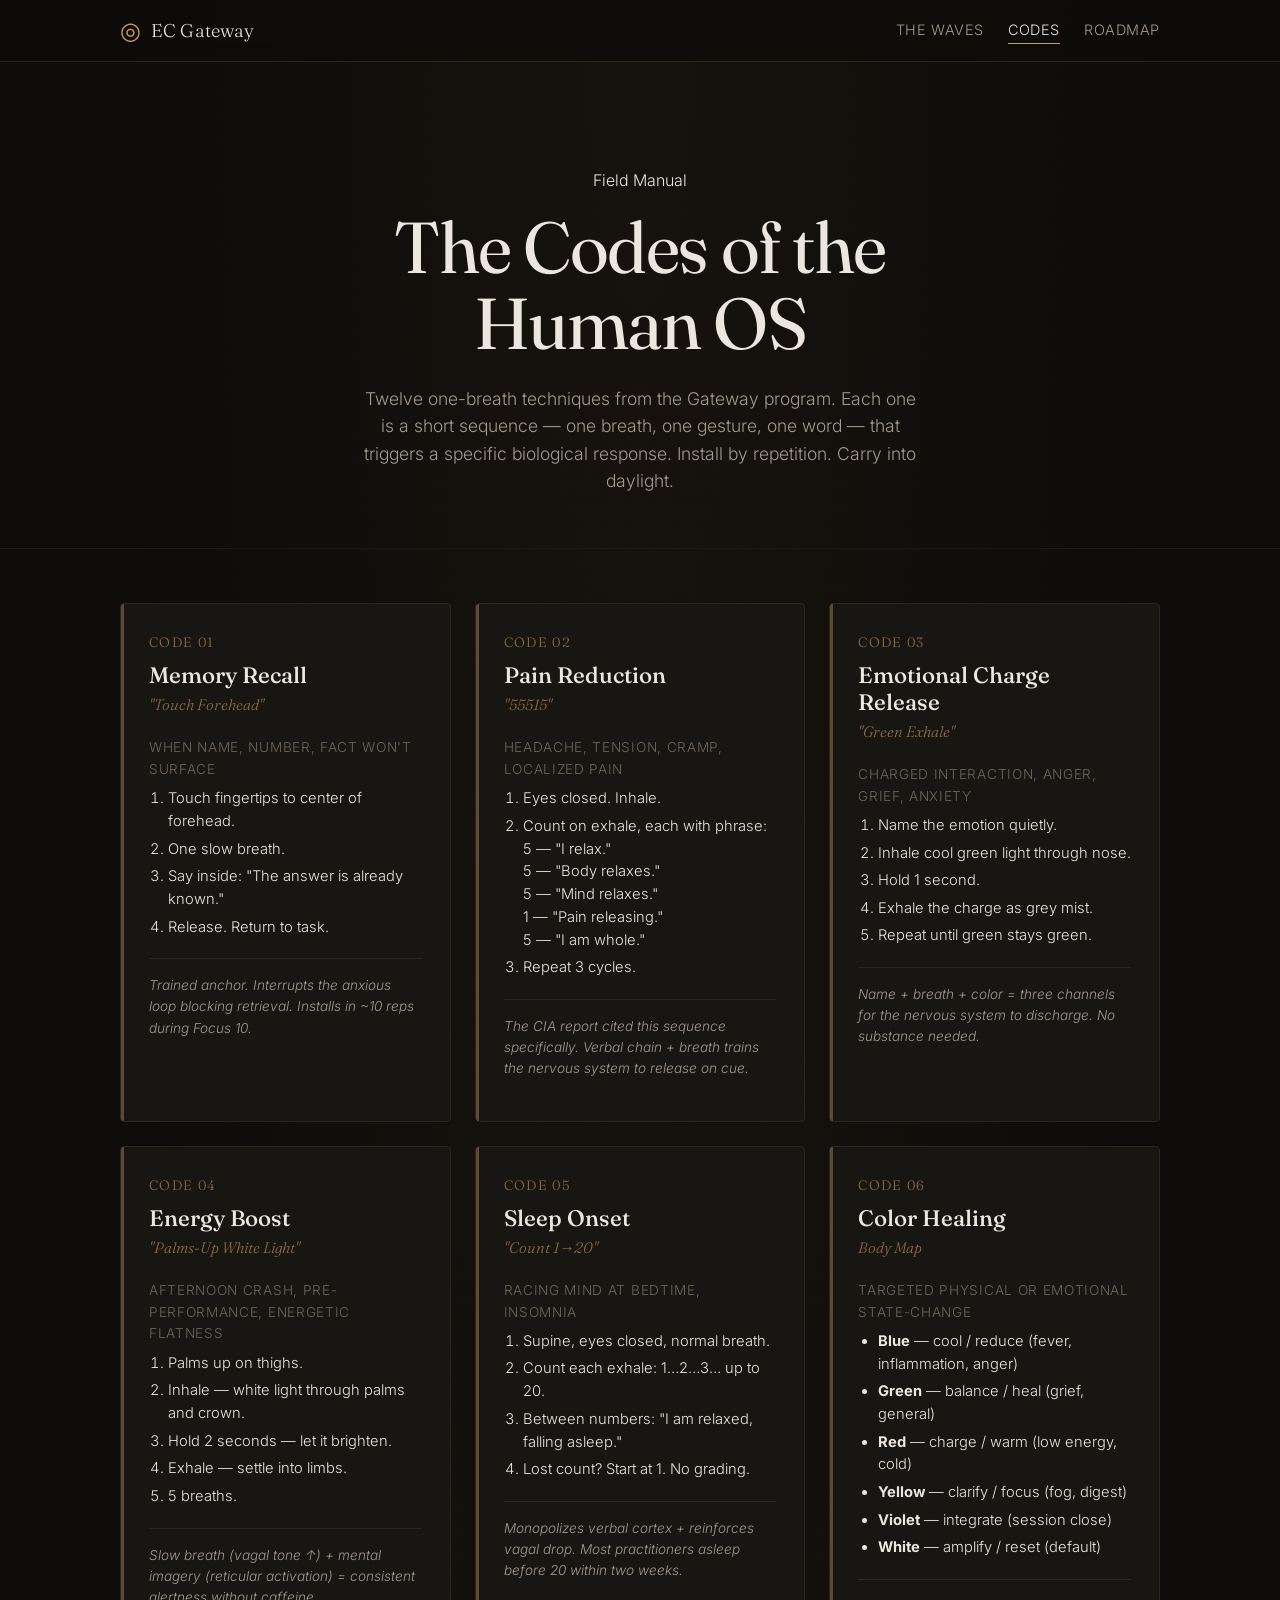
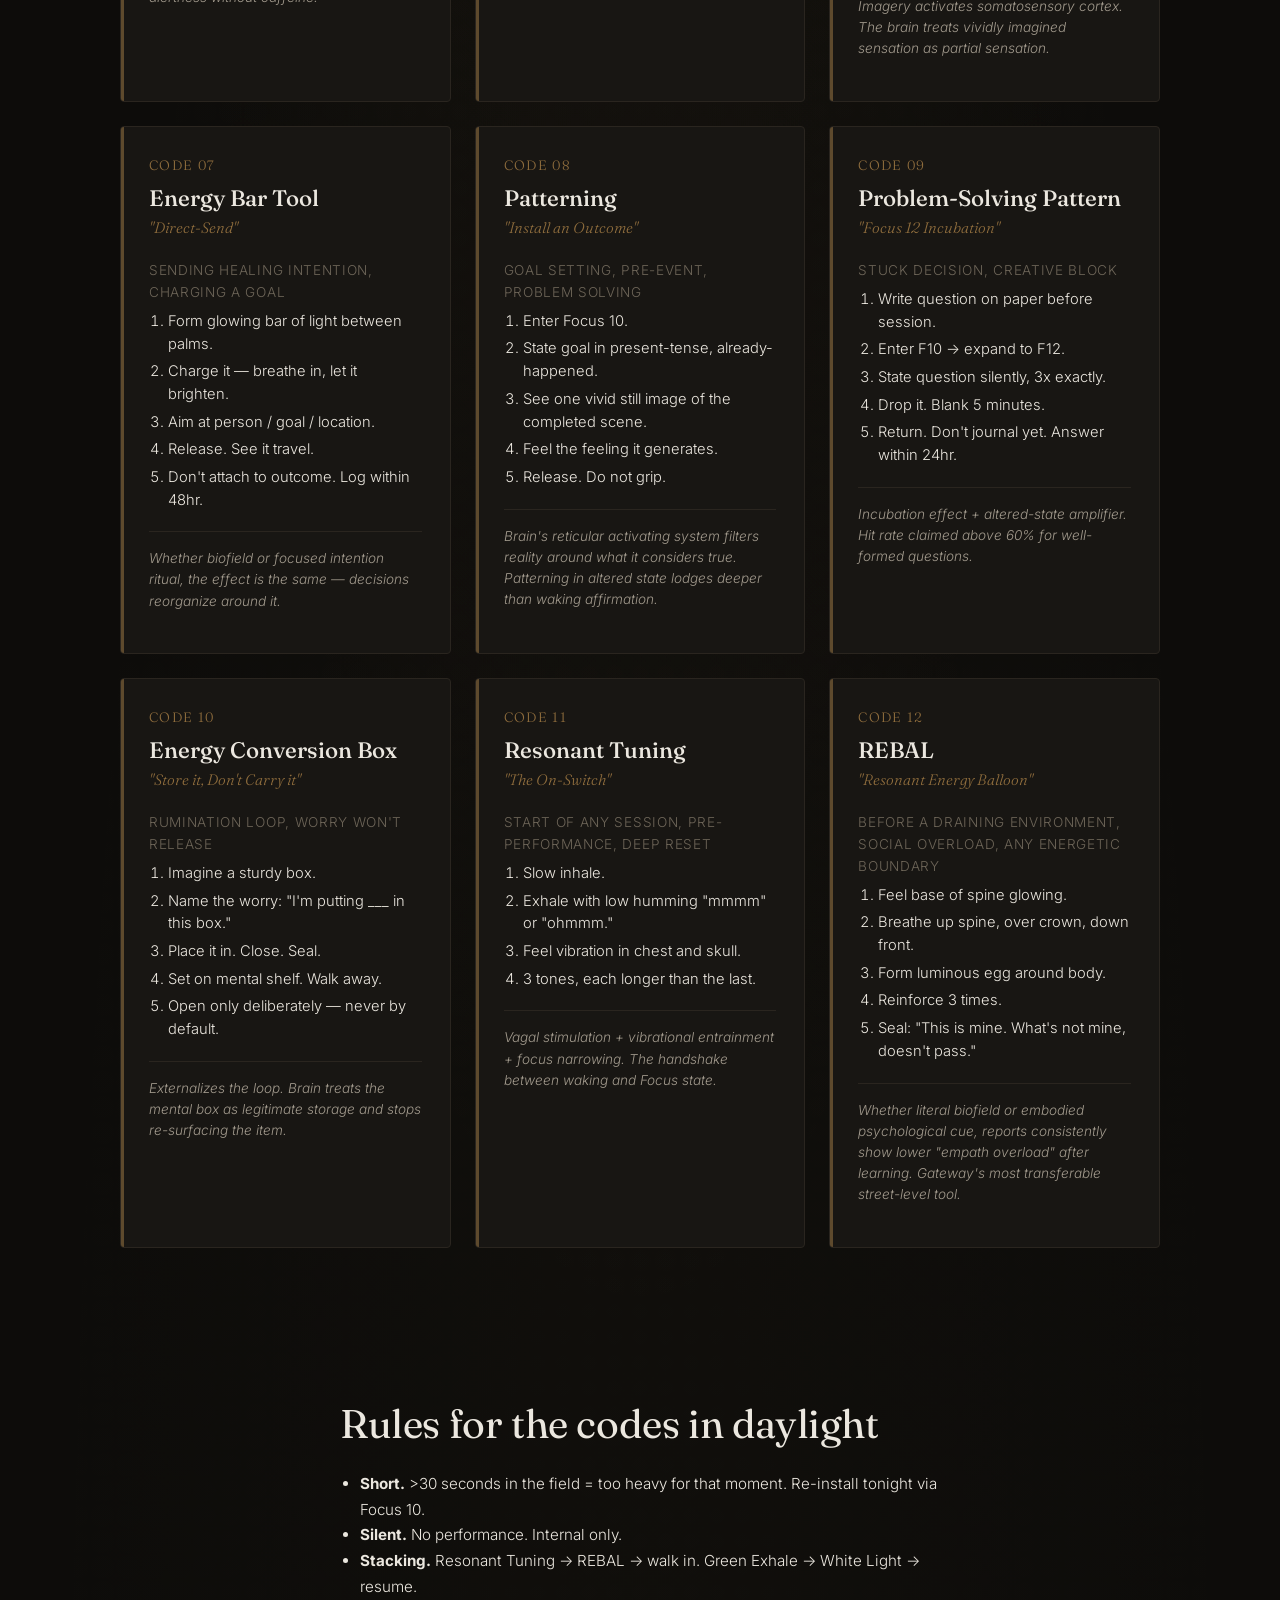
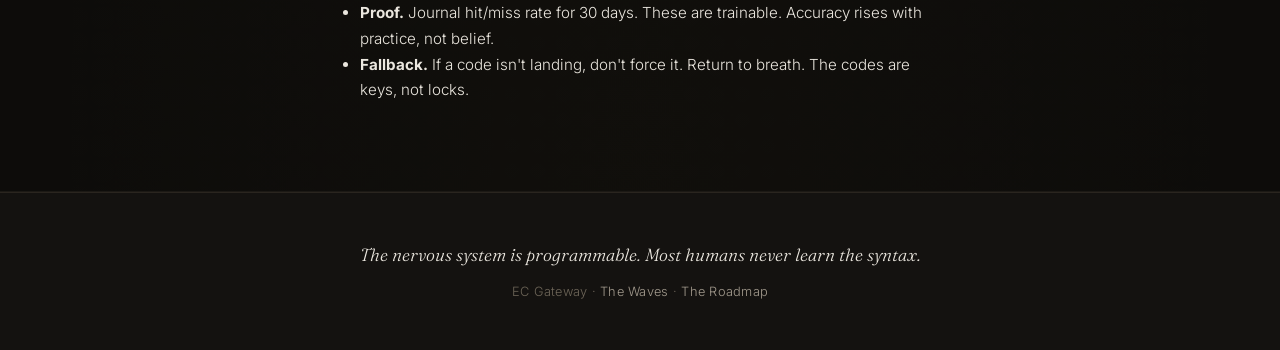
<file: codes.html>
<!DOCTYPE html>
<html lang="en">
<head>
  <meta charset="UTF-8" />
  <meta name="viewport" content="width=device-width, initial-scale=1.0" />
  <meta name="theme-color" content="#0d0c0a" />
  <title>The Codes — EC Gateway</title>
  <meta name="description" content="One-breath techniques from the Gateway Experience. Memory recall, pain reduction, emotional release, REBAL — the daylight tools of the human OS." />
  <link rel="preconnect" href="https://fonts.googleapis.com" />
  <link rel="preconnect" href="https://fonts.gstatic.com" crossorigin />
  <link href="https://fonts.googleapis.com/css2?family=Fraunces:opsz,wght@9..144,400;9..144,500;9..144,600&family=Inter:wght@300;400;500;600&display=swap" rel="stylesheet" />
  <link rel="stylesheet" href="styles.css" />
</head>
<body>
  <header class="site-header">
    <div class="wrap">
      <div class="brand">
        <span class="glyph">◎</span>
        <span class="brand-text">EC Gateway</span>
      </div>
      <nav class="nav">
        <a href="index.html">The Waves</a>
        <a href="codes.html" class="active">Codes</a>
        <a href="roadmap.html">Roadmap</a>
      </nav>
    </div>
  </header>

  <section class="codes-hero">
    <div class="wrap narrow">
      <p class="eyebrow">Field Manual</p>
      <h1>The Codes of the Human OS</h1>
      <p class="lede">Twelve one-breath techniques from the Gateway program. Each one is a short sequence — one breath, one gesture, one word — that triggers a specific biological response. Install by repetition. Carry into daylight.</p>
    </div>
  </section>

  <main>
    <div class="wrap">
      <div class="codes-grid">

        <article class="code-card">
          <p class="code-num">Code 01</p>
          <h3>Memory Recall</h3>
          <p class="code-tagline">"Touch Forehead"</p>
          <p class="use">When name, number, fact won't surface</p>
          <ol>
            <li>Touch fingertips to center of forehead.</li>
            <li>One slow breath.</li>
            <li>Say inside: "The answer is already known."</li>
            <li>Release. Return to task.</li>
          </ol>
          <p class="why">Trained anchor. Interrupts the anxious loop blocking retrieval. Installs in ~10 reps during Focus 10.</p>
        </article>

        <article class="code-card">
          <p class="code-num">Code 02</p>
          <h3>Pain Reduction</h3>
          <p class="code-tagline">"55515"</p>
          <p class="use">Headache, tension, cramp, localized pain</p>
          <ol>
            <li>Eyes closed. Inhale.</li>
            <li>Count on exhale, each with phrase:<br>
              5 — "I relax."<br>
              5 — "Body relaxes."<br>
              5 — "Mind relaxes."<br>
              1 — "Pain releasing."<br>
              5 — "I am whole."
            </li>
            <li>Repeat 3 cycles.</li>
          </ol>
          <p class="why">The CIA report cited this sequence specifically. Verbal chain + breath trains the nervous system to release on cue.</p>
        </article>

        <article class="code-card">
          <p class="code-num">Code 03</p>
          <h3>Emotional Charge Release</h3>
          <p class="code-tagline">"Green Exhale"</p>
          <p class="use">Charged interaction, anger, grief, anxiety</p>
          <ol>
            <li>Name the emotion quietly.</li>
            <li>Inhale cool green light through nose.</li>
            <li>Hold 1 second.</li>
            <li>Exhale the charge as grey mist.</li>
            <li>Repeat until green stays green.</li>
          </ol>
          <p class="why">Name + breath + color = three channels for the nervous system to discharge. No substance needed.</p>
        </article>

        <article class="code-card">
          <p class="code-num">Code 04</p>
          <h3>Energy Boost</h3>
          <p class="code-tagline">"Palms-Up White Light"</p>
          <p class="use">Afternoon crash, pre-performance, energetic flatness</p>
          <ol>
            <li>Palms up on thighs.</li>
            <li>Inhale — white light through palms and crown.</li>
            <li>Hold 2 seconds — let it brighten.</li>
            <li>Exhale — settle into limbs.</li>
            <li>5 breaths.</li>
          </ol>
          <p class="why">Slow breath (vagal tone ↑) + mental imagery (reticular activation) = consistent alertness without caffeine.</p>
        </article>

        <article class="code-card">
          <p class="code-num">Code 05</p>
          <h3>Sleep Onset</h3>
          <p class="code-tagline">"Count 1→20"</p>
          <p class="use">Racing mind at bedtime, insomnia</p>
          <ol>
            <li>Supine, eyes closed, normal breath.</li>
            <li>Count each exhale: 1…2…3… up to 20.</li>
            <li>Between numbers: "I am relaxed, falling asleep."</li>
            <li>Lost count? Start at 1. No grading.</li>
          </ol>
          <p class="why">Monopolizes verbal cortex + reinforces vagal drop. Most practitioners asleep before 20 within two weeks.</p>
        </article>

        <article class="code-card">
          <p class="code-num">Code 06</p>
          <h3>Color Healing</h3>
          <p class="code-tagline">Body Map</p>
          <p class="use">Targeted physical or emotional state-change</p>
          <ul>
            <li><strong>Blue</strong> — cool / reduce (fever, inflammation, anger)</li>
            <li><strong>Green</strong> — balance / heal (grief, general)</li>
            <li><strong>Red</strong> — charge / warm (low energy, cold)</li>
            <li><strong>Yellow</strong> — clarify / focus (fog, digest)</li>
            <li><strong>Violet</strong> — integrate (session close)</li>
            <li><strong>White</strong> — amplify / reset (default)</li>
          </ul>
          <p class="why">Imagery activates somatosensory cortex. The brain treats vividly imagined sensation as partial sensation.</p>
        </article>

        <article class="code-card">
          <p class="code-num">Code 07</p>
          <h3>Energy Bar Tool</h3>
          <p class="code-tagline">"Direct-Send"</p>
          <p class="use">Sending healing intention, charging a goal</p>
          <ol>
            <li>Form glowing bar of light between palms.</li>
            <li>Charge it — breathe in, let it brighten.</li>
            <li>Aim at person / goal / location.</li>
            <li>Release. See it travel.</li>
            <li>Don't attach to outcome. Log within 48hr.</li>
          </ol>
          <p class="why">Whether biofield or focused intention ritual, the effect is the same — decisions reorganize around it.</p>
        </article>

        <article class="code-card">
          <p class="code-num">Code 08</p>
          <h3>Patterning</h3>
          <p class="code-tagline">"Install an Outcome"</p>
          <p class="use">Goal setting, pre-event, problem solving</p>
          <ol>
            <li>Enter Focus 10.</li>
            <li>State goal in present-tense, already-happened.</li>
            <li>See one vivid still image of the completed scene.</li>
            <li>Feel the feeling it generates.</li>
            <li>Release. Do not grip.</li>
          </ol>
          <p class="why">Brain's reticular activating system filters reality around what it considers true. Patterning in altered state lodges deeper than waking affirmation.</p>
        </article>

        <article class="code-card">
          <p class="code-num">Code 09</p>
          <h3>Problem-Solving Pattern</h3>
          <p class="code-tagline">"Focus 12 Incubation"</p>
          <p class="use">Stuck decision, creative block</p>
          <ol>
            <li>Write question on paper before session.</li>
            <li>Enter F10 → expand to F12.</li>
            <li>State question silently, 3x exactly.</li>
            <li>Drop it. Blank 5 minutes.</li>
            <li>Return. Don't journal yet. Answer within 24hr.</li>
          </ol>
          <p class="why">Incubation effect + altered-state amplifier. Hit rate claimed above 60% for well-formed questions.</p>
        </article>

        <article class="code-card">
          <p class="code-num">Code 10</p>
          <h3>Energy Conversion Box</h3>
          <p class="code-tagline">"Store it, Don't Carry it"</p>
          <p class="use">Rumination loop, worry won't release</p>
          <ol>
            <li>Imagine a sturdy box.</li>
            <li>Name the worry: "I'm putting ___ in this box."</li>
            <li>Place it in. Close. Seal.</li>
            <li>Set on mental shelf. Walk away.</li>
            <li>Open only deliberately — never by default.</li>
          </ol>
          <p class="why">Externalizes the loop. Brain treats the mental box as legitimate storage and stops re-surfacing the item.</p>
        </article>

        <article class="code-card">
          <p class="code-num">Code 11</p>
          <h3>Resonant Tuning</h3>
          <p class="code-tagline">"The On-Switch"</p>
          <p class="use">Start of any session, pre-performance, deep reset</p>
          <ol>
            <li>Slow inhale.</li>
            <li>Exhale with low humming "mmmm" or "ohmmm."</li>
            <li>Feel vibration in chest and skull.</li>
            <li>3 tones, each longer than the last.</li>
          </ol>
          <p class="why">Vagal stimulation + vibrational entrainment + focus narrowing. The handshake between waking and Focus state.</p>
        </article>

        <article class="code-card">
          <p class="code-num">Code 12</p>
          <h3>REBAL</h3>
          <p class="code-tagline">"Resonant Energy Balloon"</p>
          <p class="use">Before a draining environment, social overload, any energetic boundary</p>
          <ol>
            <li>Feel base of spine glowing.</li>
            <li>Breathe up spine, over crown, down front.</li>
            <li>Form luminous egg around body.</li>
            <li>Reinforce 3 times.</li>
            <li>Seal: "This is mine. What's not mine, doesn't pass."</li>
          </ol>
          <p class="why">Whether literal biofield or embodied psychological cue, reports consistently show lower "empath overload" after learning. Gateway's most transferable street-level tool.</p>
        </article>

      </div>
    </div>
  </main>

  <section class="ladder">
    <div class="wrap narrow">
      <h2 class="section-title">Rules for the codes in daylight</h2>
      <ul style="color: var(--ink); font-size: 0.95rem; line-height: 1.7; padding-left: 1.25rem;">
        <li><strong>Short.</strong> &gt;30 seconds in the field = too heavy for that moment. Re-install tonight via Focus 10.</li>
        <li><strong>Silent.</strong> No performance. Internal only.</li>
        <li><strong>Stacking.</strong> Resonant Tuning → REBAL → walk in. Green Exhale → White Light → resume.</li>
        <li><strong>Proof.</strong> Journal hit/miss rate for 30 days. These are trainable. Accuracy rises with practice, not belief.</li>
        <li><strong>Fallback.</strong> If a code isn't landing, don't force it. Return to breath. The codes are keys, not locks.</li>
      </ul>
    </div>
  </section>

  <footer class="site-footer">
    <div class="wrap narrow">
      <p class="foot-line">The nervous system is programmable. Most humans never learn the syntax.</p>
      <p class="foot-sub">EC Gateway · <a href="index.html">The Waves</a> · <a href="roadmap.html">The Roadmap</a></p>
    </div>
  </footer>

</body>
</html>
</file>
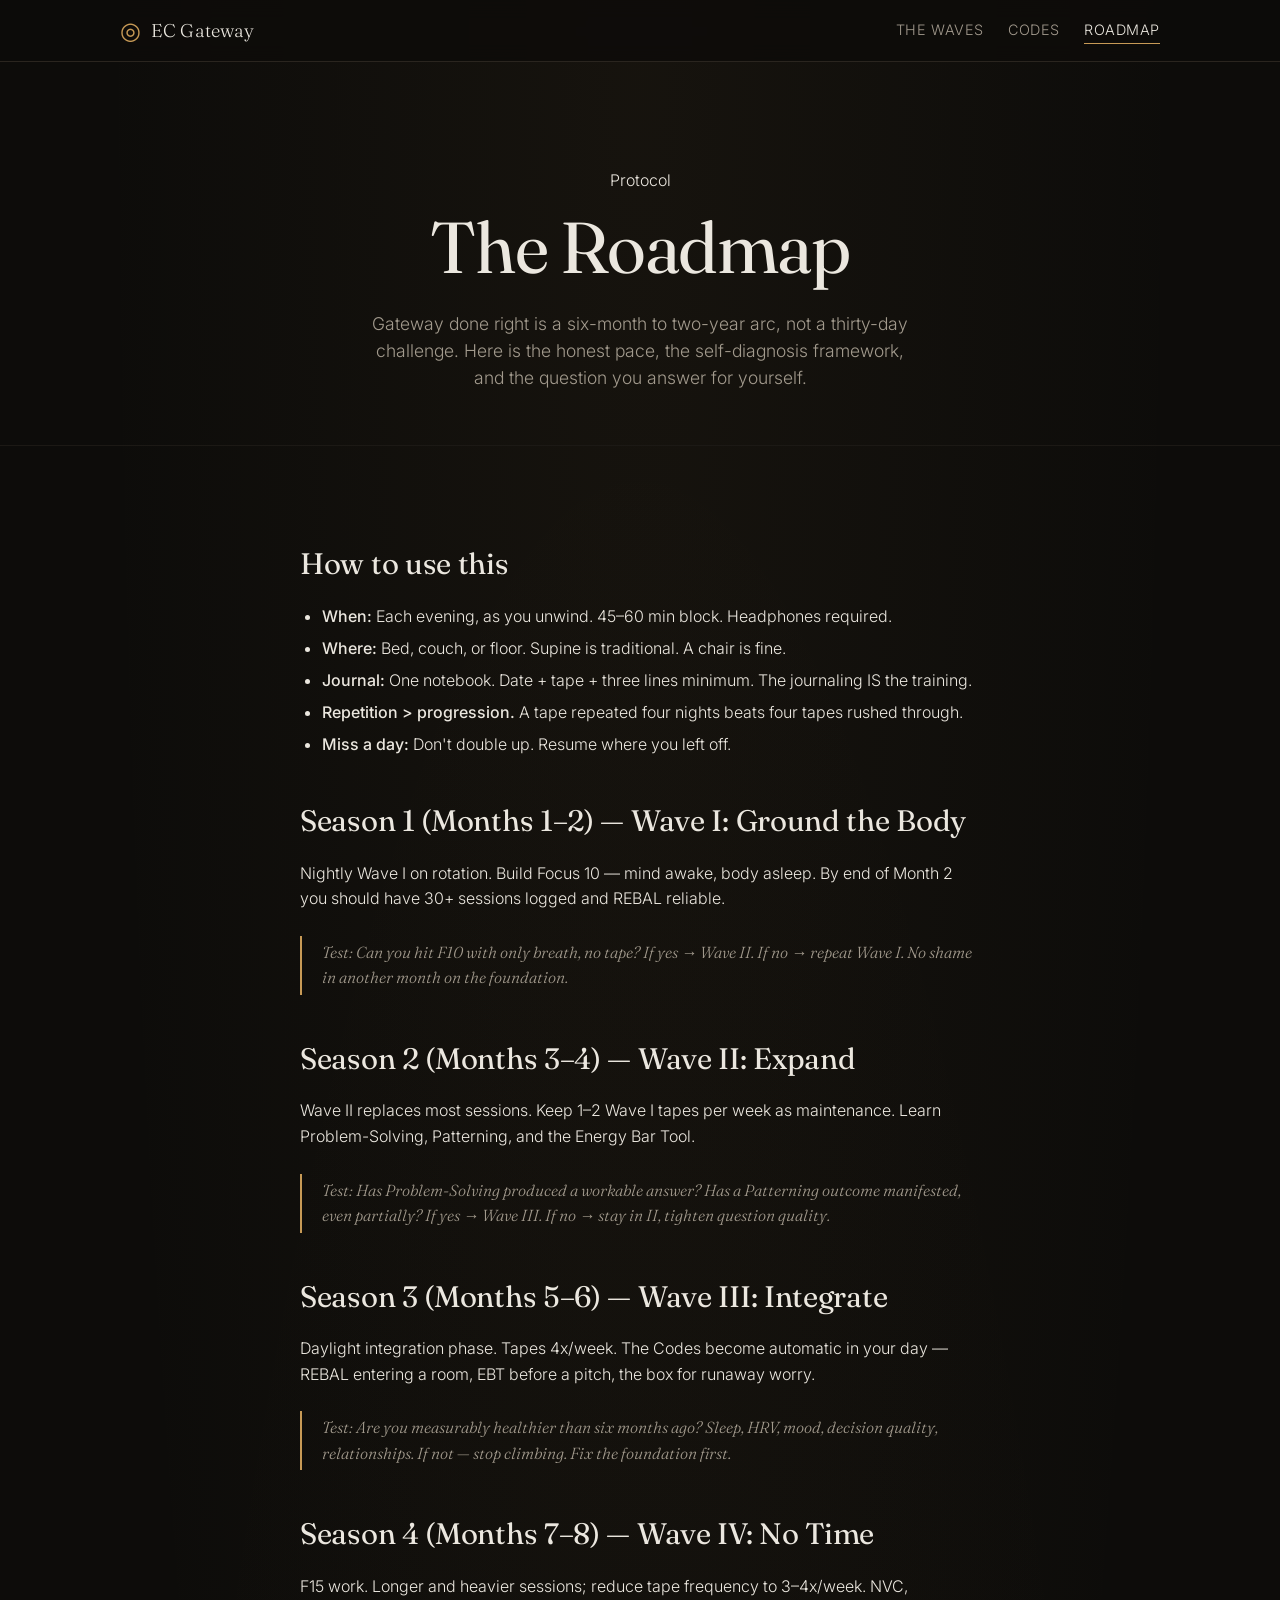
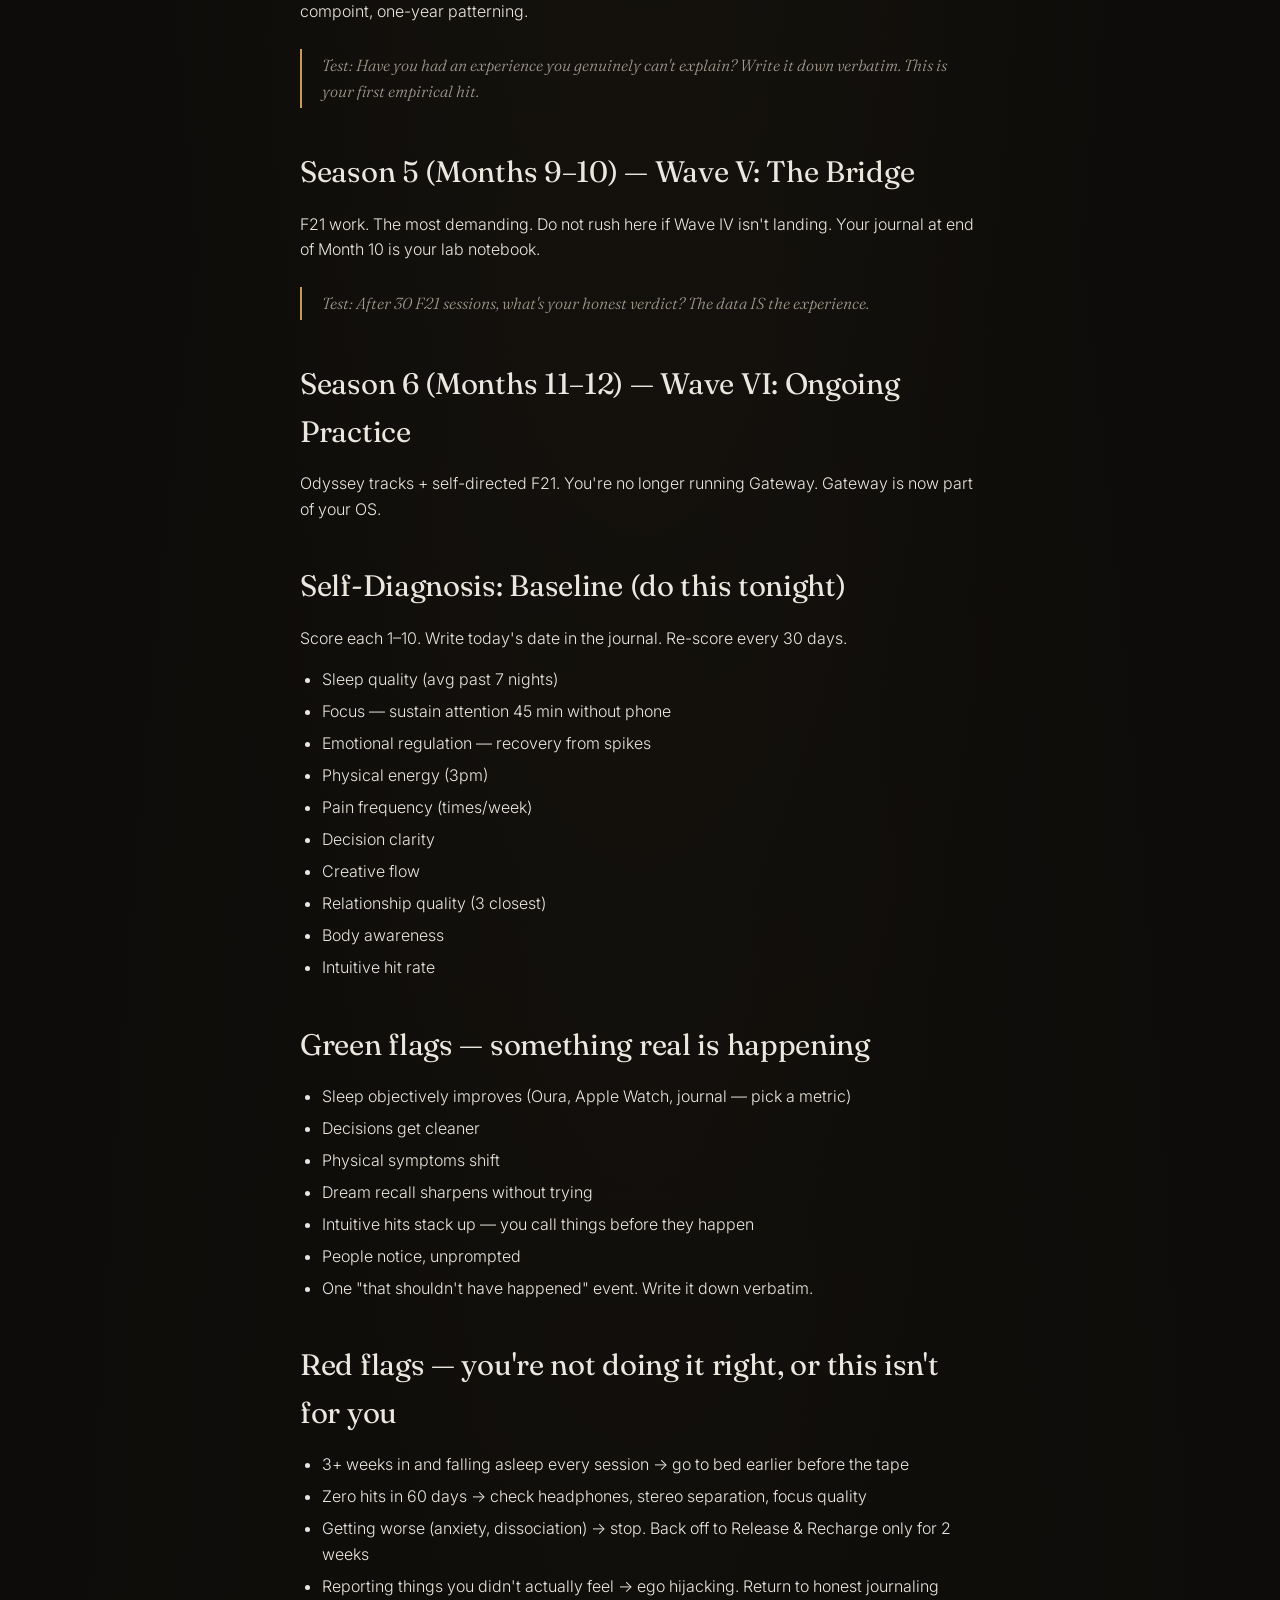
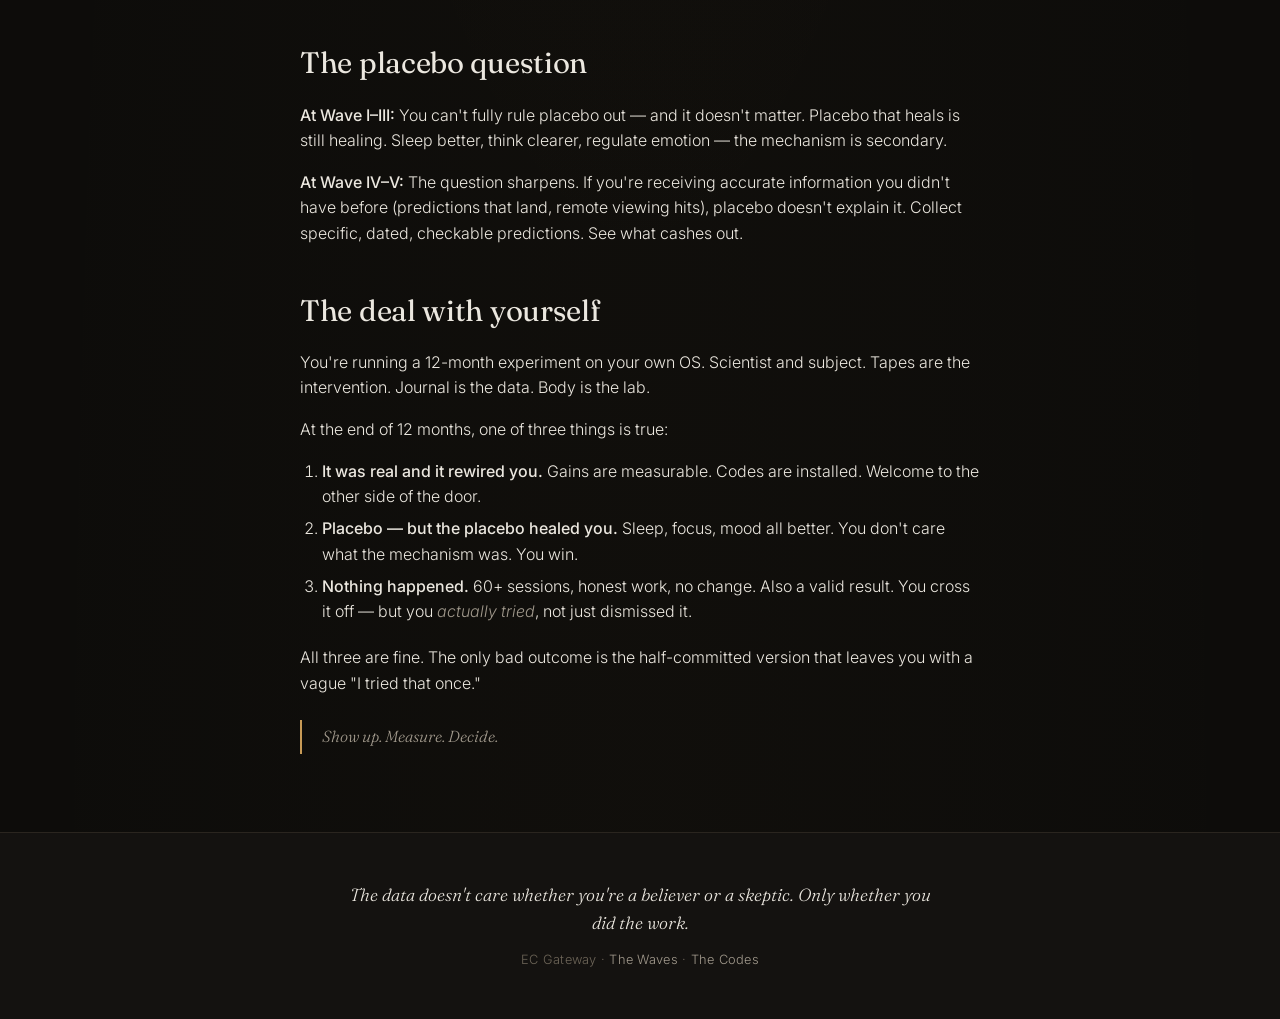
<file: roadmap.html>
<!DOCTYPE html>
<html lang="en">
<head>
  <meta charset="UTF-8" />
  <meta name="viewport" content="width=device-width, initial-scale=1.0" />
  <meta name="theme-color" content="#0d0c0a" />
  <title>The Roadmap — EC Gateway</title>
  <meta name="description" content="The multi-season Gateway protocol. All six Waves. Pace, self-diagnosis, and the honest question: is this real?" />
  <link rel="preconnect" href="https://fonts.googleapis.com" />
  <link rel="preconnect" href="https://fonts.gstatic.com" crossorigin />
  <link href="https://fonts.googleapis.com/css2?family=Fraunces:opsz,wght@9..144,400;9..144,500;9..144,600&family=Inter:wght@300;400;500;600&display=swap" rel="stylesheet" />
  <link rel="stylesheet" href="styles.css" />
</head>
<body>
  <header class="site-header">
    <div class="wrap">
      <div class="brand">
        <span class="glyph">◎</span>
        <span class="brand-text">EC Gateway</span>
      </div>
      <nav class="nav">
        <a href="index.html">The Waves</a>
        <a href="codes.html">Codes</a>
        <a href="roadmap.html" class="active">Roadmap</a>
      </nav>
    </div>
  </header>

  <section class="codes-hero">
    <div class="wrap narrow">
      <p class="eyebrow">Protocol</p>
      <h1>The Roadmap</h1>
      <p class="lede">Gateway done right is a six-month to two-year arc, not a thirty-day challenge. Here is the honest pace, the self-diagnosis framework, and the question you answer for yourself.</p>
    </div>
  </section>

  <div class="wrap">
    <article class="prose">
      <h2>How to use this</h2>
      <ul>
        <li><strong>When:</strong> Each evening, as you unwind. 45–60 min block. Headphones required.</li>
        <li><strong>Where:</strong> Bed, couch, or floor. Supine is traditional. A chair is fine.</li>
        <li><strong>Journal:</strong> One notebook. Date + tape + three lines minimum. The journaling IS the training.</li>
        <li><strong>Repetition &gt; progression.</strong> A tape repeated four nights beats four tapes rushed through.</li>
        <li><strong>Miss a day:</strong> Don't double up. Resume where you left off.</li>
      </ul>

      <h2>Season 1 (Months 1–2) — Wave I: Ground the Body</h2>
      <p>Nightly Wave I on rotation. Build Focus 10 — mind awake, body asleep. By end of Month 2 you should have 30+ sessions logged and REBAL reliable.</p>
      <blockquote>Test: Can you hit F10 with only breath, no tape? If yes → Wave II. If no → repeat Wave I. No shame in another month on the foundation.</blockquote>

      <h2>Season 2 (Months 3–4) — Wave II: Expand</h2>
      <p>Wave II replaces most sessions. Keep 1–2 Wave I tapes per week as maintenance. Learn Problem-Solving, Patterning, and the Energy Bar Tool.</p>
      <blockquote>Test: Has Problem-Solving produced a workable answer? Has a Patterning outcome manifested, even partially? If yes → Wave III. If no → stay in II, tighten question quality.</blockquote>

      <h2>Season 3 (Months 5–6) — Wave III: Integrate</h2>
      <p>Daylight integration phase. Tapes 4x/week. The Codes become automatic in your day — REBAL entering a room, EBT before a pitch, the box for runaway worry.</p>
      <blockquote>Test: Are you measurably healthier than six months ago? Sleep, HRV, mood, decision quality, relationships. If not — stop climbing. Fix the foundation first.</blockquote>

      <h2>Season 4 (Months 7–8) — Wave IV: No Time</h2>
      <p>F15 work. Longer and heavier sessions; reduce tape frequency to 3–4x/week. NVC, compoint, one-year patterning.</p>
      <blockquote>Test: Have you had an experience you genuinely can't explain? Write it down verbatim. This is your first empirical hit.</blockquote>

      <h2>Season 5 (Months 9–10) — Wave V: The Bridge</h2>
      <p>F21 work. The most demanding. Do not rush here if Wave IV isn't landing. Your journal at end of Month 10 is your lab notebook.</p>
      <blockquote>Test: After 30 F21 sessions, what's your honest verdict? The data IS the experience.</blockquote>

      <h2>Season 6 (Months 11–12) — Wave VI: Ongoing Practice</h2>
      <p>Odyssey tracks + self-directed F21. You're no longer running Gateway. Gateway is now part of your OS.</p>

      <h2>Self-Diagnosis: Baseline (do this tonight)</h2>
      <p>Score each 1–10. Write today's date in the journal. Re-score every 30 days.</p>
      <ul>
        <li>Sleep quality (avg past 7 nights)</li>
        <li>Focus — sustain attention 45 min without phone</li>
        <li>Emotional regulation — recovery from spikes</li>
        <li>Physical energy (3pm)</li>
        <li>Pain frequency (times/week)</li>
        <li>Decision clarity</li>
        <li>Creative flow</li>
        <li>Relationship quality (3 closest)</li>
        <li>Body awareness</li>
        <li>Intuitive hit rate</li>
      </ul>

      <h2>Green flags — something real is happening</h2>
      <ul>
        <li>Sleep objectively improves (Oura, Apple Watch, journal — pick a metric)</li>
        <li>Decisions get cleaner</li>
        <li>Physical symptoms shift</li>
        <li>Dream recall sharpens without trying</li>
        <li>Intuitive hits stack up — you call things before they happen</li>
        <li>People notice, unprompted</li>
        <li>One "that shouldn't have happened" event. Write it down verbatim.</li>
      </ul>

      <h2>Red flags — you're not doing it right, or this isn't for you</h2>
      <ul>
        <li>3+ weeks in and falling asleep every session → go to bed earlier before the tape</li>
        <li>Zero hits in 60 days → check headphones, stereo separation, focus quality</li>
        <li>Getting worse (anxiety, dissociation) → stop. Back off to Release &amp; Recharge only for 2 weeks</li>
        <li>Reporting things you didn't actually feel → ego hijacking. Return to honest journaling</li>
      </ul>

      <h2>The placebo question</h2>
      <p><strong>At Wave I–III:</strong> You can't fully rule placebo out — and it doesn't matter. Placebo that heals is still healing. Sleep better, think clearer, regulate emotion — the mechanism is secondary.</p>
      <p><strong>At Wave IV–V:</strong> The question sharpens. If you're receiving accurate information you didn't have before (predictions that land, remote viewing hits), placebo doesn't explain it. Collect specific, dated, checkable predictions. See what cashes out.</p>

      <h2>The deal with yourself</h2>
      <p>You're running a 12-month experiment on your own OS. Scientist and subject. Tapes are the intervention. Journal is the data. Body is the lab.</p>
      <p>At the end of 12 months, one of three things is true:</p>
      <ol>
        <li><strong>It was real and it rewired you.</strong> Gains are measurable. Codes are installed. Welcome to the other side of the door.</li>
        <li><strong>Placebo — but the placebo healed you.</strong> Sleep, focus, mood all better. You don't care what the mechanism was. You win.</li>
        <li><strong>Nothing happened.</strong> 60+ sessions, honest work, no change. Also a valid result. You cross it off — but you <em>actually tried</em>, not just dismissed it.</li>
      </ol>
      <p>All three are fine. The only bad outcome is the half-committed version that leaves you with a vague "I tried that once."</p>

      <blockquote>Show up. Measure. Decide.</blockquote>

    </article>
  </div>

  <footer class="site-footer">
    <div class="wrap narrow">
      <p class="foot-line">The data doesn't care whether you're a believer or a skeptic. Only whether you did the work.</p>
      <p class="foot-sub">EC Gateway · <a href="index.html">The Waves</a> · <a href="codes.html">The Codes</a></p>
    </div>
  </footer>

</body>
</html>
</file>
<file: styles.css>
/* EC Gateway — dark, measured, field-manual vibe
   Palette: near-black ground, warm off-white ink, amber accent (old paper + evening lamp)
*/

:root {
  --bg: #0d0c0a;
  --bg-alt: #141210;
  --bg-card: #181613;
  --ink: #ebe7df;
  --ink-dim: #a29a8d;
  --ink-faint: #6d6558;
  --amber: #c79a56;
  --amber-soft: #8f6d3d;
  --rule: #2a251f;
  --rule-soft: #1c1915;
  --serif: "Fraunces", "EB Garamond", Georgia, serif;
  --sans: "Inter", -apple-system, BlinkMacSystemFont, "Segoe UI", sans-serif;
  --maxw: 1120px;
  --narrow: 680px;
}

* { box-sizing: border-box; }

html, body {
  margin: 0;
  padding: 0;
  background: var(--bg);
  color: var(--ink);
  font-family: var(--sans);
  font-weight: 300;
  line-height: 1.6;
  -webkit-font-smoothing: antialiased;
  -moz-osx-font-smoothing: grayscale;
}

body {
  background:
    radial-gradient(ellipse at top, rgba(199, 154, 86, 0.05), transparent 60%),
    radial-gradient(ellipse at bottom, rgba(199, 154, 86, 0.02), transparent 70%),
    var(--bg);
  min-height: 100vh;
}

a { color: var(--amber); text-decoration: none; border-bottom: 1px solid transparent; transition: border-color 0.2s ease; }
a:hover { border-bottom-color: var(--amber); }

.wrap { max-width: var(--maxw); margin: 0 auto; padding: 0 clamp(1.25rem, 4vw, 2.5rem); }
.wrap.narrow { max-width: var(--narrow); }

/* Header */
.site-header {
  border-bottom: 1px solid var(--rule);
  background: rgba(13, 12, 10, 0.85);
  backdrop-filter: blur(10px);
  -webkit-backdrop-filter: blur(10px);
  position: sticky;
  top: 0;
  z-index: 50;
}

.site-header .wrap {
  display: flex;
  justify-content: space-between;
  align-items: center;
  padding-top: 1rem;
  padding-bottom: 1rem;
}

.brand {
  display: flex;
  align-items: center;
  gap: 0.6rem;
  font-family: var(--serif);
  font-size: 1.15rem;
  letter-spacing: 0.01em;
  color: var(--ink);
}

.brand .glyph {
  color: var(--amber);
  font-size: 1.5rem;
  line-height: 1;
}

.nav {
  display: flex;
  gap: 1.5rem;
  font-size: 0.9rem;
  letter-spacing: 0.04em;
  text-transform: uppercase;
}

.nav a {
  color: var(--ink-dim);
  border-bottom: none;
  padding-bottom: 2px;
  border-bottom: 1px solid transparent;
}
.nav a.active, .nav a:hover { color: var(--ink); border-bottom-color: var(--amber); }

/* Hero */
.hero {
  padding: clamp(4rem, 10vh, 8rem) 0 clamp(3rem, 8vh, 5rem);
  border-bottom: 1px solid var(--rule-soft);
  text-align: center;
}

.hero .eyebrow {
  font-size: 0.78rem;
  letter-spacing: 0.25em;
  text-transform: uppercase;
  color: var(--amber-soft);
  margin: 0 0 1.5rem;
}

.hero h1 {
  font-family: var(--serif);
  font-weight: 400;
  font-size: clamp(3rem, 7vw, 5.5rem);
  line-height: 1.02;
  letter-spacing: -0.02em;
  margin: 0 0 1.5rem;
  color: var(--ink);
}

.hero .lede {
  font-size: clamp(1.1rem, 2vw, 1.25rem);
  color: var(--ink-dim);
  max-width: 560px;
  margin: 0 auto 2rem;
  line-height: 1.55;
}

.hero .frame {
  font-family: var(--serif);
  font-style: italic;
  font-size: 1rem;
  color: var(--ink-faint);
  max-width: 520px;
  margin: 2rem auto 0;
  padding-top: 2rem;
  border-top: 1px solid var(--rule);
  line-height: 1.6;
}

/* Ladder */
.ladder { padding: clamp(4rem, 8vh, 6rem) 0; border-bottom: 1px solid var(--rule-soft); }

.section-title {
  font-family: var(--serif);
  font-weight: 400;
  font-size: clamp(1.75rem, 3.5vw, 2.5rem);
  letter-spacing: -0.01em;
  margin: 0 0 0.5rem;
}

.section-sub {
  color: var(--ink-dim);
  font-size: 0.95rem;
  margin: 0 0 3rem;
}

.ladder-list {
  list-style: none;
  padding: 0;
  margin: 0;
  display: flex;
  flex-direction: column;
  gap: 0;
  position: relative;
  max-width: 820px;
}

.ladder-list::before {
  content: "";
  position: absolute;
  left: 80px;
  top: 20px;
  bottom: 20px;
  width: 1px;
  background: linear-gradient(to bottom, transparent, var(--amber-soft) 10%, var(--amber-soft) 90%, transparent);
  opacity: 0.4;
}

.rung {
  display: grid;
  grid-template-columns: 160px 1fr auto;
  grid-template-areas:
    "state  name  badge"
    "state  desc  badge";
  gap: 0 1.25rem;
  align-items: start;
  padding: 1.25rem 0;
  border-bottom: 1px solid var(--rule-soft);
  position: relative;
  cursor: pointer;
  transition: transform 0.2s ease;
}

.rung::before {
  content: "";
  position: absolute;
  left: 75px;
  top: calc(50% - 4px);
  width: 11px;
  height: 11px;
  border-radius: 50%;
  background: var(--bg);
  border: 2px solid var(--amber);
  z-index: 2;
  transition: background 0.2s ease;
}

.rung:hover { transform: translateX(4px); }
.rung:hover::before { background: var(--amber); }

.rung.future { opacity: 0.45; cursor: default; }
.rung.future:hover { transform: none; }

.rung .state {
  grid-area: state;
  font-family: var(--serif);
  font-weight: 500;
  font-size: 1rem;
  color: var(--amber);
  letter-spacing: 0.05em;
  padding-top: 0.1rem;
}

.rung .name {
  grid-area: name;
  font-family: var(--serif);
  font-size: 1.2rem;
  color: var(--ink);
  font-weight: 400;
}

.rung .desc {
  grid-area: desc;
  font-size: 0.9rem;
  color: var(--ink-dim);
  margin-top: 0.25rem;
  line-height: 1.5;
}

.rung .badge {
  grid-area: badge;
  font-size: 0.72rem;
  letter-spacing: 0.1em;
  text-transform: uppercase;
  color: var(--amber-soft);
  padding-top: 0.4rem;
  white-space: nowrap;
}

/* Waves */
.waves { padding: clamp(4rem, 8vh, 6rem) 0; }

.wave {
  margin: 0 0 clamp(4rem, 8vh, 6rem);
  padding-top: clamp(2rem, 4vh, 3rem);
  border-top: 1px solid var(--rule);
  scroll-margin-top: 90px;
}

.wave:first-child { border-top: none; padding-top: 0; }

.wave-head { margin-bottom: 2rem; }

.wave-num {
  display: inline-block;
  font-size: 0.78rem;
  letter-spacing: 0.3em;
  text-transform: uppercase;
  color: var(--amber);
  margin-bottom: 0.75rem;
}

.wave-head h2 {
  font-family: var(--serif);
  font-weight: 400;
  font-size: clamp(2.25rem, 5vw, 3.5rem);
  line-height: 1;
  letter-spacing: -0.02em;
  margin: 0 0 1rem;
  color: var(--ink);
}

.wave-sub {
  color: var(--ink-dim);
  font-size: 1.05rem;
  max-width: 620px;
  margin: 0;
  line-height: 1.55;
}

.tapes {
  list-style: none;
  padding: 0;
  margin: 0;
  display: grid;
  gap: 1rem;
}

.tape {
  background: var(--bg-card);
  border: 1px solid var(--rule);
  border-radius: 4px;
  padding: 1.25rem 1.5rem;
  display: grid;
  grid-template-columns: 1fr;
  gap: 0.85rem;
  transition: border-color 0.2s ease, background 0.2s ease;
}

.tape:hover { border-color: var(--amber-soft); background: var(--bg-alt); }

.tape-meta { display: grid; grid-template-columns: auto 1fr; gap: 0 1rem; align-items: baseline; }

.tape-num {
  font-family: var(--serif);
  font-size: 0.95rem;
  color: var(--amber);
  letter-spacing: 0.05em;
  grid-row: 1 / 3;
  padding-top: 0.2rem;
}

.tape h3 {
  font-family: var(--serif);
  font-weight: 500;
  font-size: 1.25rem;
  margin: 0;
  color: var(--ink);
  line-height: 1.2;
}

.tape p {
  font-size: 0.9rem;
  color: var(--ink-dim);
  margin: 0.35rem 0 0;
  line-height: 1.5;
}

.tape audio {
  width: 100%;
  height: 36px;
  border-radius: 4px;
}

/* Audio dark-mode polish (Chrome/Safari) */
audio::-webkit-media-controls-panel {
  background-color: var(--bg-alt);
}

/* Footer */
.site-footer {
  border-top: 1px solid var(--rule);
  padding: 3rem 0;
  text-align: center;
  background: var(--bg-alt);
}

.foot-line {
  font-family: var(--serif);
  font-style: italic;
  font-size: 1.1rem;
  color: var(--ink);
  margin: 0 0 0.75rem;
}

.foot-sub {
  font-size: 0.8rem;
  color: var(--ink-faint);
  letter-spacing: 0.02em;
  margin: 0;
  line-height: 1.7;
}

.foot-sub a { color: var(--ink-dim); }

/* ============ CODES PAGE ============ */

.codes-hero {
  padding: clamp(4rem, 10vh, 7rem) 0 clamp(2rem, 6vh, 4rem);
  text-align: center;
  border-bottom: 1px solid var(--rule-soft);
}

.codes-hero h1 {
  font-family: var(--serif);
  font-weight: 400;
  font-size: clamp(2.5rem, 6vw, 4.5rem);
  line-height: 1.05;
  letter-spacing: -0.02em;
  margin: 1rem 0 1.5rem;
}

.codes-hero .lede {
  font-size: 1.1rem;
  color: var(--ink-dim);
  max-width: 560px;
  margin: 0 auto;
  line-height: 1.55;
}

.codes-grid {
  padding: clamp(3rem, 6vh, 5rem) 0 clamp(4rem, 8vh, 6rem);
  display: grid;
  grid-template-columns: repeat(auto-fill, minmax(320px, 1fr));
  gap: 1.5rem;
}

.code-card {
  background: var(--bg-card);
  border: 1px solid var(--rule);
  border-radius: 4px;
  padding: 1.75rem;
  transition: border-color 0.2s ease, background 0.2s ease;
  position: relative;
  overflow: hidden;
}

.code-card::before {
  content: "";
  position: absolute;
  top: 0; left: 0;
  width: 3px;
  height: 100%;
  background: var(--amber);
  opacity: 0.4;
  transition: opacity 0.2s ease;
}

.code-card:hover { border-color: var(--amber-soft); background: var(--bg-alt); }
.code-card:hover::before { opacity: 1; }

.code-num {
  font-family: var(--serif);
  font-size: 0.85rem;
  color: var(--amber-soft);
  letter-spacing: 0.1em;
  text-transform: uppercase;
  margin: 0 0 0.5rem;
}

.code-card h3 {
  font-family: var(--serif);
  font-weight: 500;
  font-size: 1.4rem;
  margin: 0 0 0.25rem;
  color: var(--ink);
  line-height: 1.2;
}

.code-tagline {
  font-family: var(--serif);
  font-style: italic;
  color: var(--amber-soft);
  font-size: 0.95rem;
  margin: 0 0 1.25rem;
}

.code-card .use {
  font-size: 0.85rem;
  color: var(--ink-faint);
  letter-spacing: 0.05em;
  text-transform: uppercase;
  margin: 0 0 0.4rem;
}

.code-card ol, .code-card ul {
  padding-left: 1.2rem;
  margin: 0.4rem 0 1.25rem;
  color: var(--ink);
  font-size: 0.92rem;
  line-height: 1.55;
}

.code-card ol li, .code-card ul li { margin-bottom: 0.3rem; }

.code-card .why {
  border-top: 1px solid var(--rule);
  padding-top: 1rem;
  font-size: 0.85rem;
  color: var(--ink-dim);
  line-height: 1.55;
  font-style: italic;
}

/* ============ ROADMAP PAGE ============ */
.prose { padding: clamp(3rem, 6vh, 5rem) 0; max-width: var(--narrow); margin: 0 auto; }
.prose h2 { font-family: var(--serif); font-weight: 400; font-size: 1.85rem; margin: 2.5rem 0 1rem; color: var(--ink); letter-spacing: -0.01em; }
.prose h3 { font-family: var(--serif); font-weight: 500; font-size: 1.3rem; margin: 2rem 0 0.75rem; color: var(--ink); }
.prose p { color: var(--ink); margin: 0 0 1rem; }
.prose ul, .prose ol { color: var(--ink); padding-left: 1.4rem; margin: 0 0 1.25rem; }
.prose li { margin-bottom: 0.4rem; }
.prose table { width: 100%; border-collapse: collapse; margin: 1rem 0 2rem; font-size: 0.92rem; }
.prose th, .prose td { padding: 0.75rem 0.85rem; text-align: left; border-bottom: 1px solid var(--rule); vertical-align: top; }
.prose th { color: var(--amber-soft); font-weight: 500; letter-spacing: 0.05em; text-transform: uppercase; font-size: 0.78rem; }
.prose em { color: var(--ink-dim); }
.prose strong { color: var(--ink); font-weight: 500; }
.prose blockquote {
  border-left: 2px solid var(--amber);
  padding: 0.25rem 0 0.25rem 1.25rem;
  margin: 1.5rem 0;
  font-family: var(--serif);
  font-style: italic;
  color: var(--ink-dim);
}

/* Responsive */
@media (max-width: 640px) {
  .site-header .wrap { flex-direction: column; gap: 1rem; padding-top: 0.85rem; padding-bottom: 0.85rem; }
  .nav { gap: 1.15rem; font-size: 0.8rem; }
  .brand { font-size: 1rem; }

  .ladder-list::before { left: 12px; }
  .rung { grid-template-columns: 1fr; grid-template-areas: "state" "name" "desc" "badge"; gap: 0.3rem; padding: 1rem 0 1rem 2rem; }
  .rung::before { left: 7px; top: 1.25rem; }
  .rung .badge { padding-top: 0.5rem; }

  .tape { padding: 1rem 1.1rem; }
  .tape h3 { font-size: 1.1rem; }

  .codes-grid { grid-template-columns: 1fr; }
}

/* Print */
@media print {
  .site-header, .site-footer, audio { display: none; }
  body { background: white; color: black; }
  .code-card, .tape { border: 1px solid #ccc; break-inside: avoid; }
}
</file>
